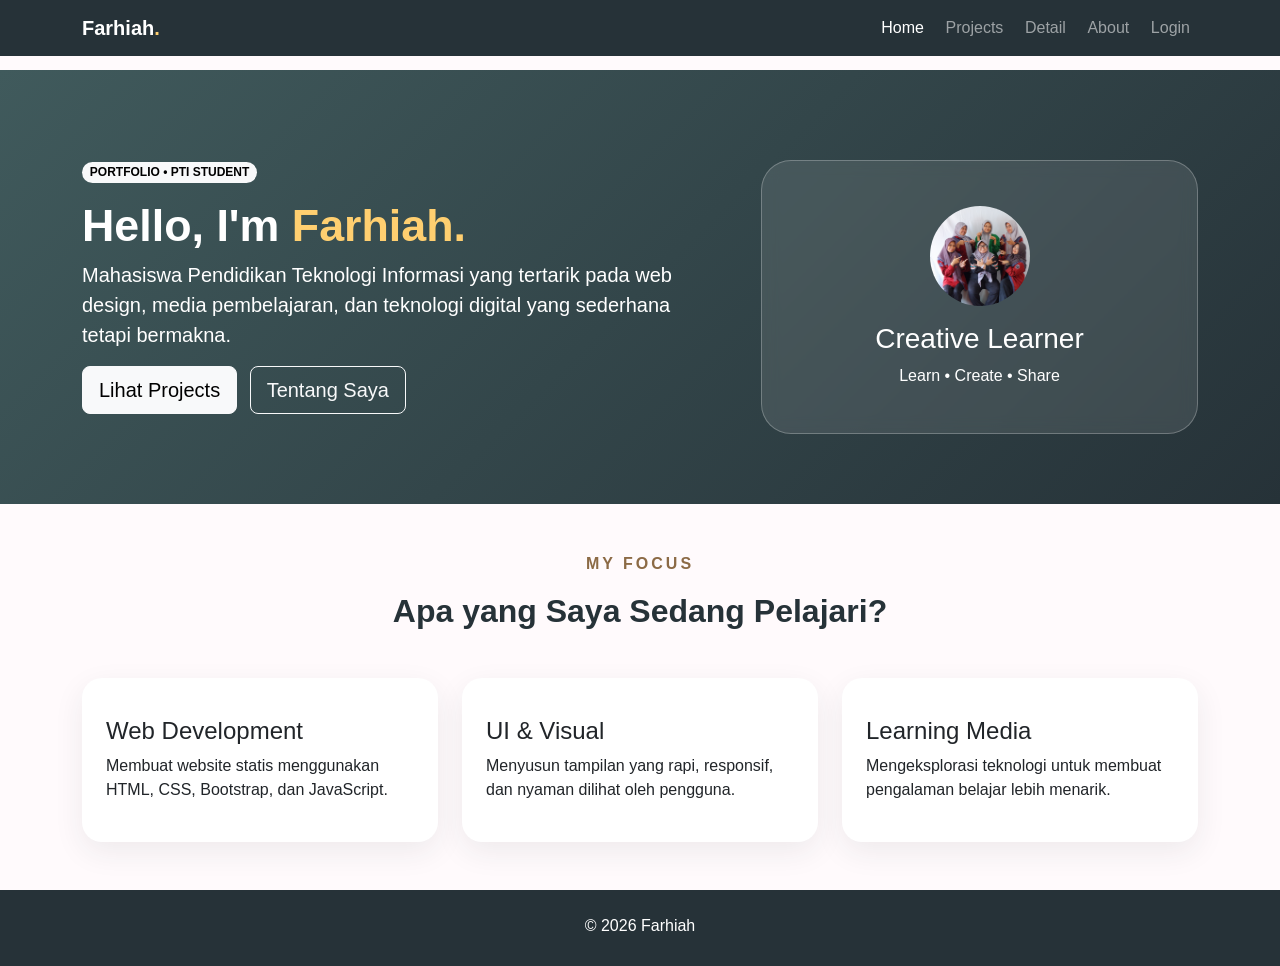
<file: index.html>
<!DOCTYPE html>
<html lang="id">
<head>
  <meta charset="UTF-8">
  <meta name="viewport" content="width=device-width, initial-scale=1">
  <title>Farhiah Portfolio | Home</title>
  <link href="https://cdn.jsdelivr.net/npm/bootstrap@5.3.3/dist/css/bootstrap.min.css" rel="stylesheet">
  <link rel="stylesheet" href="style.css">
</head>
<body>

<nav class="navbar navbar-expand-lg navbar-dark fixed-top">
  <div class="container">
    <a class="navbar-brand fw-bold" href="index.html">Farhiah<span>.</span></a>
    <button class="navbar-toggler" type="button" data-bs-toggle="collapse" data-bs-target="#navbarNav"><span class="navbar-toggler-icon"></span></button>
    <div class="collapse navbar-collapse" id="navbarNav">
      <ul class="navbar-nav ms-auto">
        <li class="nav-item"><a class="nav-link active" href="index.html">Home</a></li>
        <li class="nav-item"><a class="nav-link" href="projects.html">Projects</a></li>
        <li class="nav-item"><a class="nav-link" href="detail.html">Detail</a></li>
        <li class="nav-item"><a class="nav-link" href="about.html">About</a></li>
        <li class="nav-item"><a class="nav-link" href="login.html">Login</a></li>
      </ul>
    </div>
  </div>
</nav>

<header class="hero">
  <div class="container">
    <div class="row align-items-center g-5">
      <div class="col-lg-7">
        <span class="badge rounded-pill text-bg-light mb-3">PORTFOLIO • PTI STUDENT</span>
        <h1 class="display-3 fw-bold">Hello, I'm <span>Farhiah.</span></h1>
        <p class="lead">Mahasiswa Pendidikan Teknologi Informasi yang tertarik pada web design, media pembelajaran, dan teknologi digital yang sederhana tetapi bermakna.</p>
        <a href="projects.html" class="btn btn-light btn-lg me-2">Lihat Projects</a>
        <a href="about.html" class="btn btn-outline-light btn-lg">Tentang Saya</a>
      </div>
      <div class="col-lg-5 text-center">
        <div class="profile-card">
         <img src="gambar/DSCF5751.JPG" alt="Foto Farhiah" class="profile-photo">
          <h3 class="mt-3">Creative Learner</h3>
          <p class="mb-0">Learn • Create • Share</p>
        </div>
      </div>
    </div>
  </div>
</header>

<main>
  <section class="py-5">
    <div class="container">
      <div class="text-center mb-5">
        <p class="section-label">MY FOCUS</p>
        <h2 class="fw-bold">Apa yang Saya Sedang Pelajari?</h2>
      </div>
      <div class="row g-4">
        <div class="col-md-4">
          <div class="card h-100 custom-card">
            <div class="card-body p-4">
              <div class="icon-box"></div>
              <h4>Web Development</h4>
              <p>Membuat website statis menggunakan HTML, CSS, Bootstrap, dan JavaScript.</p>
            </div>
          </div>
        </div>
        <div class="col-md-4">
          <div class="card h-100 custom-card">
            <div class="card-body p-4">
              <div class="icon-box"></div>
              <h4>UI & Visual</h4>
              <p>Menyusun tampilan yang rapi, responsif, dan nyaman dilihat oleh pengguna.</p>
            </div>
          </div>
        </div>
        <div class="col-md-4">
          <div class="card h-100 custom-card">
            <div class="card-body p-4">
              <div class="icon-box"></div>
              <h4>Learning Media</h4>
              <p>Mengeksplorasi teknologi untuk membuat pengalaman belajar lebih menarik.</p>
            </div>
          </div>
        </div>
      </div>
    </div>
  </section>
</main>

<footer class="footer py-4">
  <div class="container text-center">
    <p class="mb-1">© 2026 Farhiah</p>
  </div>
</footer>

<script src="https://cdn.jsdelivr.net/npm/bootstrap@5.3.3/dist/js/bootstrap.bundle.min.js"></script>
</body>
</html>
</file>
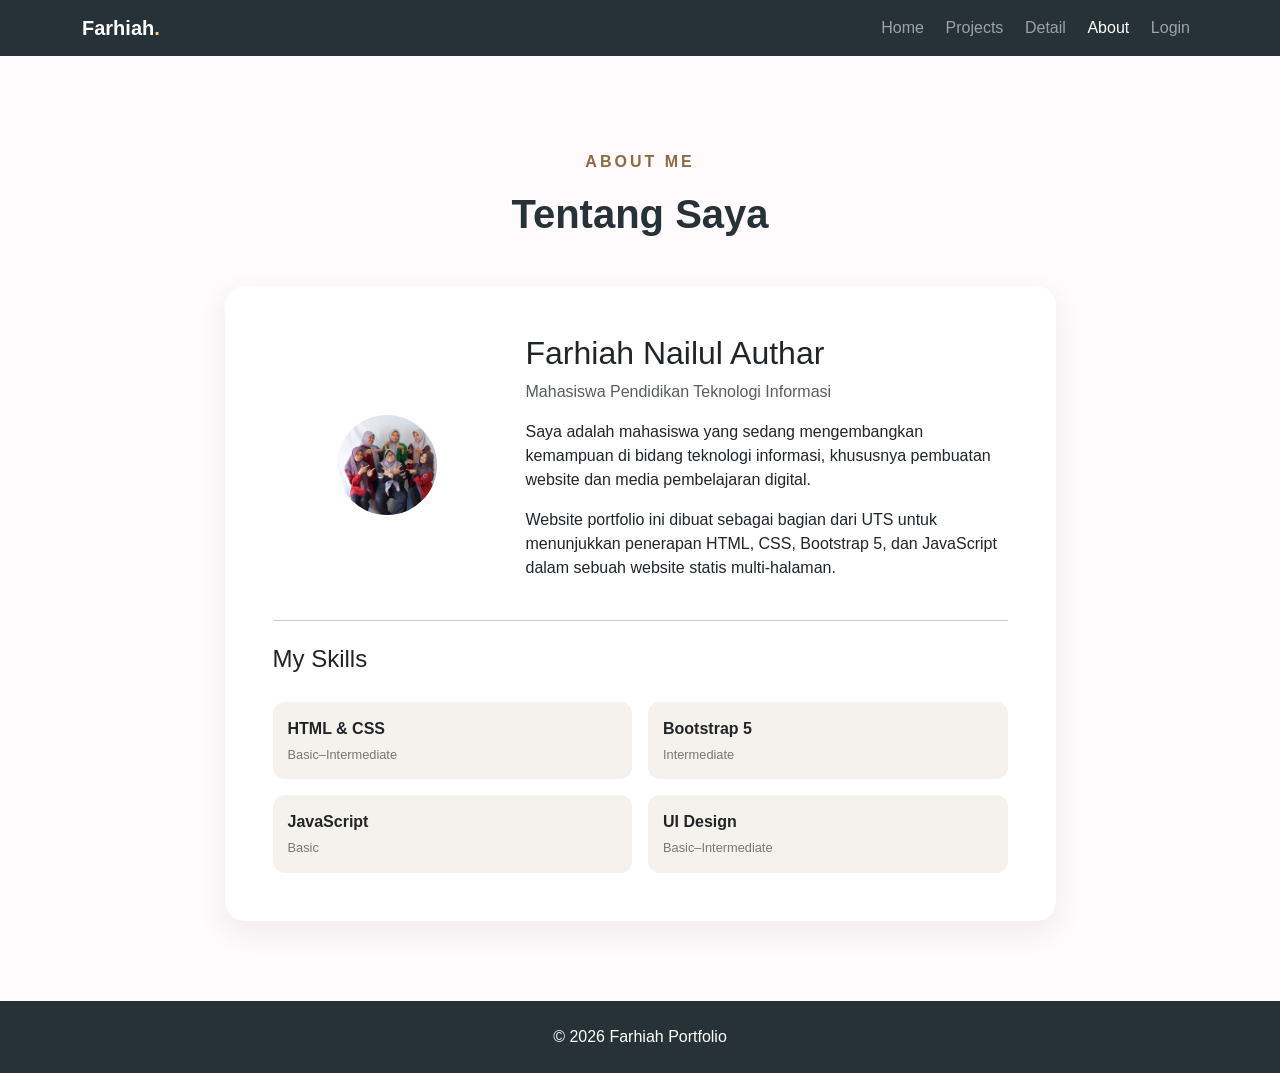
<file: about.html>
<!DOCTYPE html>
<html lang="id">
<head>
  <meta charset="UTF-8">
  <meta name="viewport" content="width=device-width, initial-scale=1">
  <title>Farhiah Portfolio | About</title>
  <link href="https://cdn.jsdelivr.net/npm/bootstrap@5.3.3/dist/css/bootstrap.min.css" rel="stylesheet">
  <link rel="stylesheet" href="style.css">
</head>
<body>

<nav class="navbar navbar-expand-lg navbar-dark fixed-top">
  <div class="container">
    <a class="navbar-brand fw-bold" href="index.html">Farhiah<span>.</span></a>
    <button class="navbar-toggler" type="button" data-bs-toggle="collapse" data-bs-target="#navbarNav"><span class="navbar-toggler-icon"></span></button>
    <div class="collapse navbar-collapse" id="navbarNav">
      <ul class="navbar-nav ms-auto">
        <li class="nav-item"><a class="nav-link" href="index.html">Home</a></li>
        <li class="nav-item"><a class="nav-link" href="projects.html">Projects</a></li>
        <li class="nav-item"><a class="nav-link" href="detail.html">Detail</a></li>
        <li class="nav-item"><a class="nav-link active" href="about.html">About</a></li>
        <li class="nav-item"><a class="nav-link" href="login.html">Login</a></li>
      </ul>
    </div>
  </div>
</nav>

<main class="page-section">
  <div class="container">
    <div class="row justify-content-center">
      <div class="col-lg-9">
        <div class="text-center mb-5">
          <p class="section-label">ABOUT ME</p>
          <h1 class="fw-bold">Tentang Saya</h1>
        </div>

        <div class="card custom-card p-4 p-lg-5">
          <div class="row align-items-center g-4">
            <div class="col-md-4 text-center">
              <img src="gambar/DSCF5751.JPG" alt="Foto Farhiah" class="about-photo">
            </div>

            <div class="col-md-8">
              <h2>Farhiah Nailul Authar</h2>
              <p class="text-muted">Mahasiswa Pendidikan Teknologi Informasi</p>
              <p>Saya adalah mahasiswa yang sedang mengembangkan kemampuan di bidang teknologi informasi, khususnya pembuatan website dan media pembelajaran digital.</p>
              <p>Website portfolio ini dibuat sebagai bagian dari UTS untuk menunjukkan penerapan HTML, CSS, Bootstrap 5, dan JavaScript dalam sebuah website statis multi-halaman.</p>
            </div>
          </div>

          <hr class="my-4">
          <h4>My Skills</h4>

          <div class="row g-3 mt-1">
            <div class="col-sm-6"><div class="skill">HTML & CSS <span>Basic–Intermediate</span></div></div>
            <div class="col-sm-6"><div class="skill">Bootstrap 5 <span>Intermediate</span></div></div>
            <div class="col-sm-6"><div class="skill">JavaScript <span>Basic</span></div></div>
            <div class="col-sm-6"><div class="skill">UI Design <span>Basic–Intermediate</span></div></div>
          </div>
        </div>
      </div>
    </div>
  </div>
</main>

<footer class="footer py-4">
  <div class="container text-center">
    <p class="mb-0">© 2026 Farhiah Portfolio</p>
  </div>
</footer>

<script src="https://cdn.jsdelivr.net/npm/bootstrap@5.3.3/dist/js/bootstrap.bundle.min.js"></script>
</body>
</html>
</file>
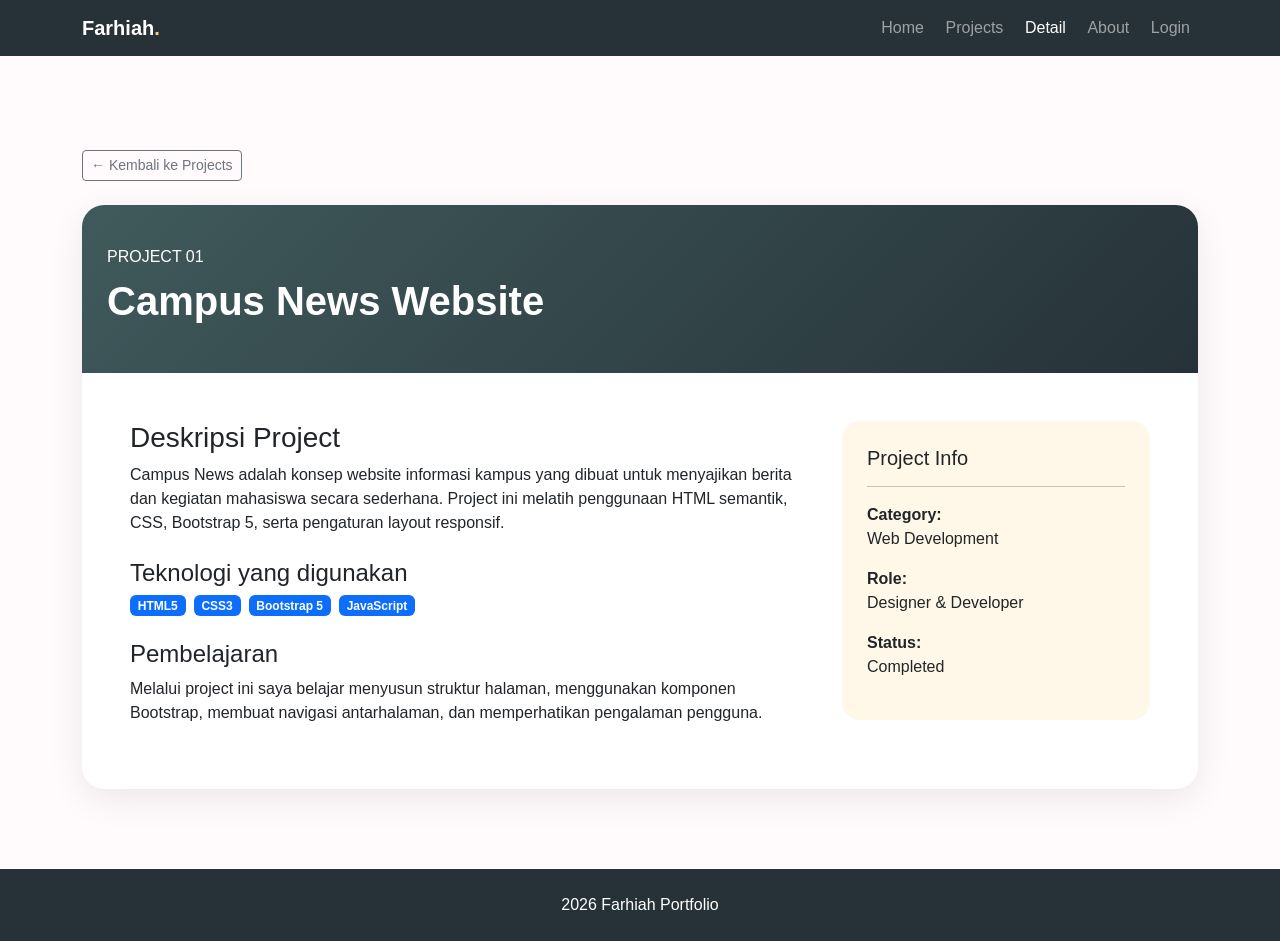
<file: detail.html>
<!DOCTYPE html>
<html lang="id">
<head>
  <meta charset="UTF-8">
  <meta name="viewport" content="width=device-width, initial-scale=1">
  <title>Farhiah Portfolio | Detail Project</title>
  <link href="https://cdn.jsdelivr.net/npm/bootstrap@5.3.3/dist/css/bootstrap.min.css" rel="stylesheet">
  <link rel="stylesheet" href="style.css">
</head>
<body>

<nav class="navbar navbar-expand-lg navbar-dark fixed-top">
  <div class="container">
    <a class="navbar-brand fw-bold" href="index.html">Farhiah<span>.</span></a>
    <button class="navbar-toggler" type="button" data-bs-toggle="collapse" data-bs-target="#navbarNav"><span class="navbar-toggler-icon"></span></button>
    <div class="collapse navbar-collapse" id="navbarNav">
      <ul class="navbar-nav ms-auto">
        <li class="nav-item"><a class="nav-link" href="index.html">Home</a></li>
        <li class="nav-item"><a class="nav-link" href="projects.html">Projects</a></li>
        <li class="nav-item"><a class="nav-link active" href="detail.html">Detail</a></li>
        <li class="nav-item"><a class="nav-link" href="about.html">About</a></li>
        <li class="nav-item"><a class="nav-link" href="login.html">Login</a></li>
      </ul>
    </div>
  </div>
</nav>

<main class="page-section">
  <div class="container">
    <a href="projects.html" class="btn btn-sm btn-outline-secondary mb-4">← Kembali ke Projects</a>

    <div class="card detail-card overflow-hidden">
      <div class="detail-banner">
        <span>PROJECT 01</span>
        <h1 class="fw-bold mt-2">Campus News Website</h1>
      </div>

      <div class="card-body p-4 p-lg-5">
        <div class="row g-5">
          <div class="col-lg-8">
            <h3>Deskripsi Project</h3>
            <p>Campus News adalah konsep website informasi kampus yang dibuat untuk menyajikan berita dan kegiatan mahasiswa secara sederhana. Project ini melatih penggunaan HTML semantik, CSS, Bootstrap 5, serta pengaturan layout responsif.</p>

            <h4 class="mt-4">Teknologi yang digunakan</h4>
            <div class="d-flex flex-wrap gap-2">
              <span class="badge text-bg-primary">HTML5</span>
              <span class="badge text-bg-primary">CSS3</span>
              <span class="badge text-bg-primary">Bootstrap 5</span>
              <span class="badge text-bg-primary">JavaScript</span>
            </div>

            <h4 class="mt-4">Pembelajaran</h4>
            <p>Melalui project ini saya belajar menyusun struktur halaman, menggunakan komponen Bootstrap, membuat navigasi antarhalaman, dan memperhatikan pengalaman pengguna.</p>
          </div>

          <div class="col-lg-4">
            <div class="info-box">
              <h5>Project Info</h5>
              <hr>
              <p><strong>Category:</strong><br>Web Development</p>
              <p><strong>Role:</strong><br>Designer & Developer</p>
              <p><strong>Status:</strong><br>Completed</p>
            </div>
          </div>
        </div>
      </div>
    </div>
  </div>
</main>

<footer class="footer py-4">
  <div class="container text-center">
    <p class="mb-0"> 2026 Farhiah Portfolio</p>
  </div>
</footer>

<script src="https://cdn.jsdelivr.net/npm/bootstrap@5.3.3/dist/js/bootstrap.bundle.min.js"></script>
</body>
</html>
</file>
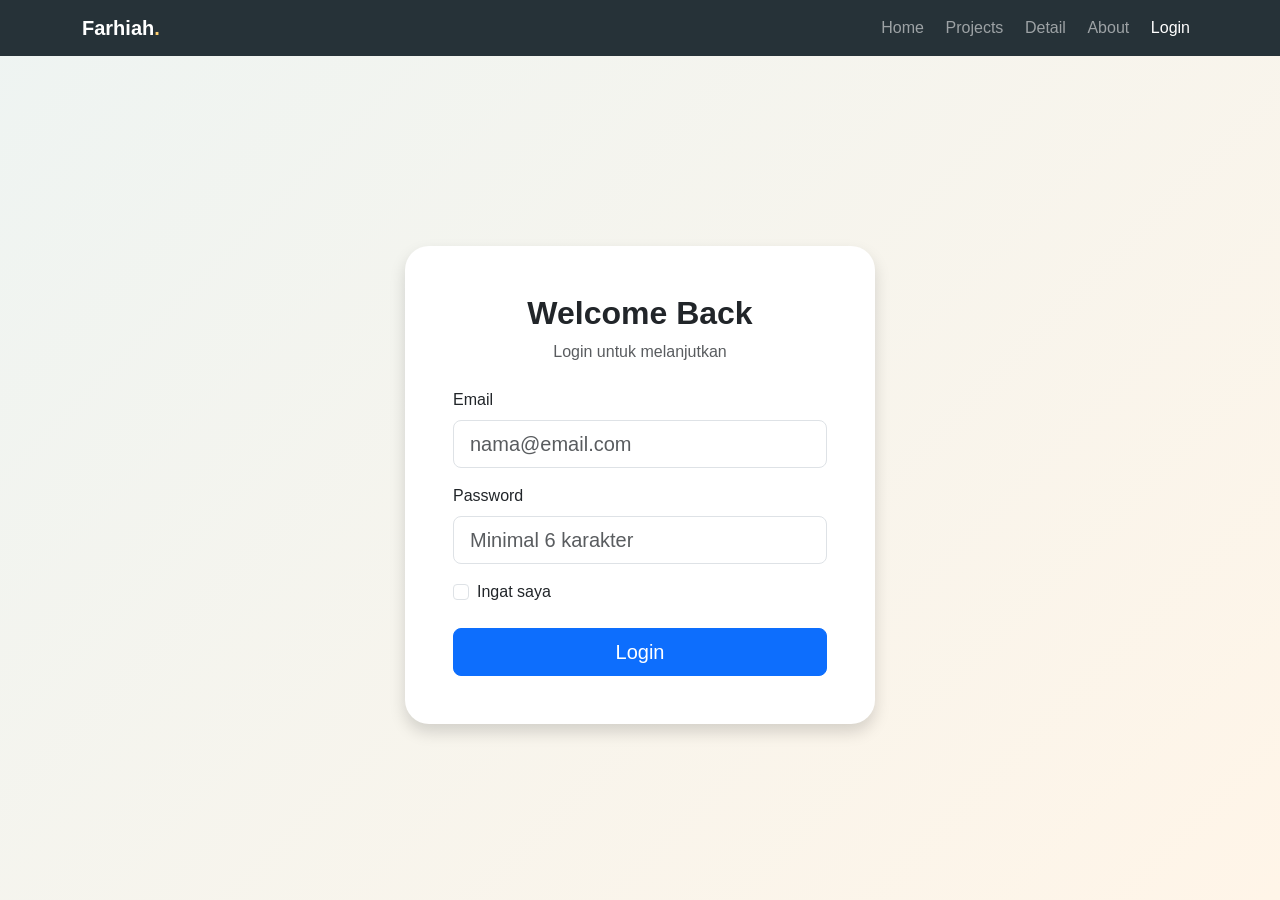
<file: login.html>
<!DOCTYPE html>
<html lang="id">
<head>
  <meta charset="UTF-8">
  <meta name="viewport" content="width=device-width, initial-scale=1">
  <title>Farhiah Portfolio | Login</title>
  <link href="https://cdn.jsdelivr.net/npm/bootstrap@5.3.3/dist/css/bootstrap.min.css" rel="stylesheet">
  <link rel="stylesheet" href="style.css">
</head>
<body class="login-page">

<nav class="navbar navbar-expand-lg navbar-dark fixed-top">
  <div class="container">
    <a class="navbar-brand fw-bold" href="index.html">Farhiah<span>.</span></a>
    <button class="navbar-toggler" type="button" data-bs-toggle="collapse" data-bs-target="#navbarNav"><span class="navbar-toggler-icon"></span></button>
    <div class="collapse navbar-collapse" id="navbarNav">
      <ul class="navbar-nav ms-auto">
        <li class="nav-item"><a class="nav-link" href="index.html">Home</a></li>
        <li class="nav-item"><a class="nav-link" href="projects.html">Projects</a></li>
        <li class="nav-item"><a class="nav-link" href="detail.html">Detail</a></li>
        <li class="nav-item"><a class="nav-link" href="about.html">About</a></li>
        <li class="nav-item"><a class="nav-link active" href="login.html">Login</a></li>
      </ul>
    </div>
  </div>
</nav>

<main class="login-wrap">
  <div class="card login-card shadow">
    <div class="card-body p-4 p-md-5">
      <div class="text-center mb-4">
        <h2 class="fw-bold">Welcome Back</h2>
        <p class="text-muted">Login untuk melanjutkan</p>
      </div>

      <div id="loginAlert"></div>

      <form id="loginForm" novalidate>
        <div class="mb-3">
          <label for="email" class="form-label">Email</label>
          <input type="email" class="form-control form-control-lg" id="email" placeholder="nama@email.com">
          <div class="invalid-feedback">Masukkan email yang valid.</div>
        </div>

        <div class="mb-3">
          <label for="password" class="form-label">Password</label>
          <input type="password" class="form-control form-control-lg" id="password" placeholder="Minimal 6 karakter">
          <div class="invalid-feedback">Password minimal 6 karakter.</div>
        </div>

        <div class="form-check mb-4">
          <input class="form-check-input" type="checkbox" id="remember">
          <label class="form-check-label" for="remember">Ingat saya</label>
        </div>

        <button type="submit" class="btn btn-primary btn-lg w-100">Login</button>
      </form>
    </div>
  </div>
</main>

<script src="https://cdn.jsdelivr.net/npm/bootstrap@5.3.3/dist/js/bootstrap.bundle.min.js"></script>
<script src="script.js"></script>
</body>
</html>
</file>
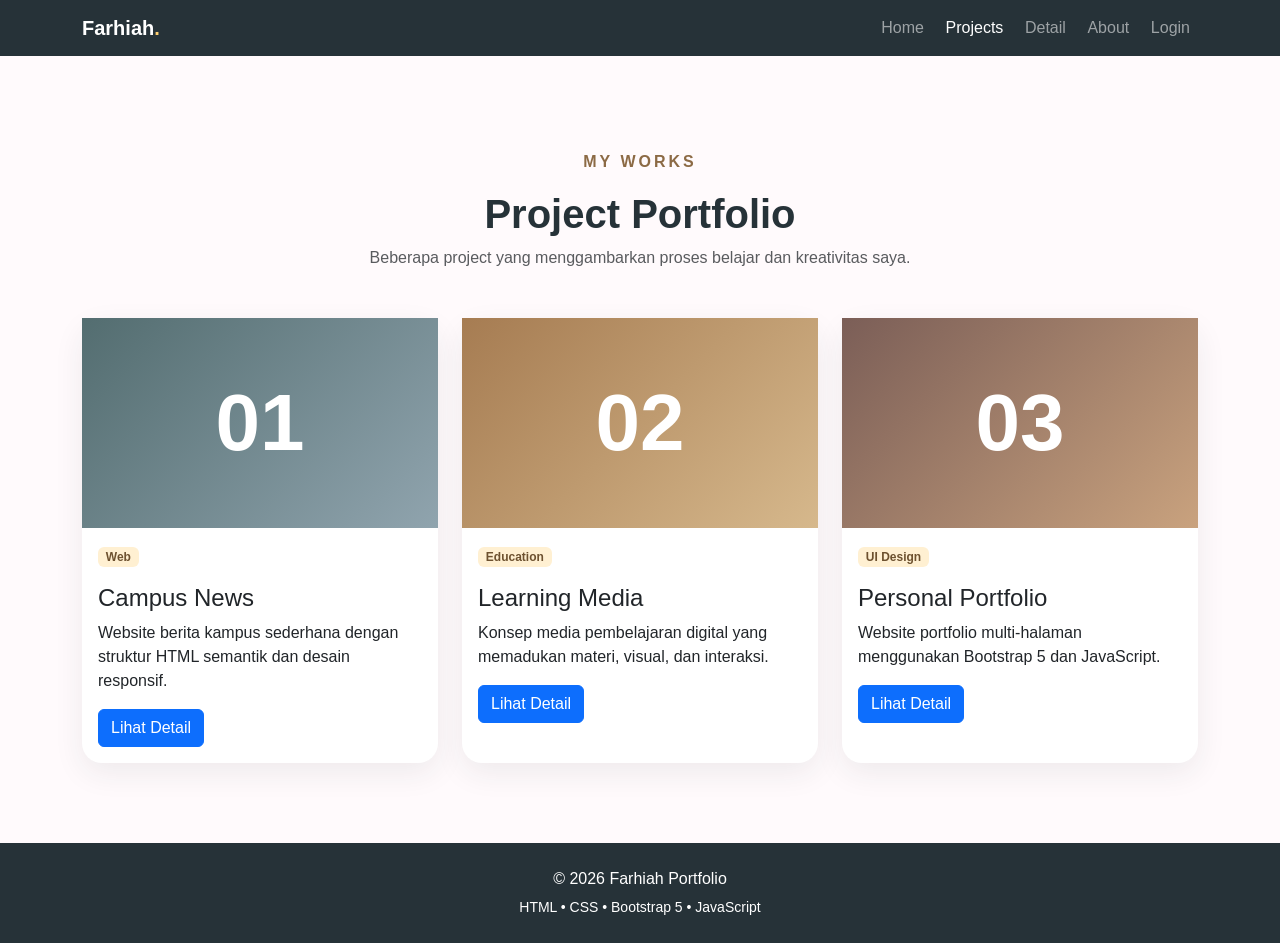
<file: projects.html>
<!DOCTYPE html>
<html lang="id">
<head>
  <meta charset="UTF-8">
  <meta name="viewport" content="width=device-width, initial-scale=1">
  <title>Farhiah Portfolio | Projects</title>
  <link href="https://cdn.jsdelivr.net/npm/bootstrap@5.3.3/dist/css/bootstrap.min.css" rel="stylesheet">
  <link rel="stylesheet" href="style.css">
</head>
<body>

<nav class="navbar navbar-expand-lg navbar-dark fixed-top">
  <div class="container">
    <a class="navbar-brand fw-bold" href="index.html">Farhiah<span>.</span></a>
    <button class="navbar-toggler" type="button" data-bs-toggle="collapse" data-bs-target="#navbarNav"><span class="navbar-toggler-icon"></span></button>
    <div class="collapse navbar-collapse" id="navbarNav">
      <ul class="navbar-nav ms-auto">
        <li class="nav-item"><a class="nav-link" href="index.html">Home</a></li>
        <li class="nav-item"><a class="nav-link active" href="projects.html">Projects</a></li>
        <li class="nav-item"><a class="nav-link" href="detail.html">Detail</a></li>
        <li class="nav-item"><a class="nav-link" href="about.html">About</a></li>
        <li class="nav-item"><a class="nav-link" href="login.html">Login</a></li>
      </ul>
    </div>
  </div>
</nav>

<main class="page-section">
  <div class="container">
    <div class="text-center mb-5">
      <p class="section-label">MY WORKS</p>
      <h1 class="fw-bold">Project Portfolio</h1>
      <p class="text-muted">Beberapa project yang menggambarkan proses belajar dan kreativitas saya.</p>
    </div>

    <div class="row g-4">
      <div class="col-md-6 col-lg-4">
        <div class="card h-100 custom-card project-card">
          <div class="project-img project-one">01</div>
          <div class="card-body">
            <span class="badge badge-soft">Web</span>
            <h4 class="mt-3">Campus News</h4>
            <p>Website berita kampus sederhana dengan struktur HTML semantik dan desain responsif.</p>
            <a href="detail.html" class="btn btn-primary">Lihat Detail</a>
          </div>
        </div>
      </div>

      <div class="col-md-6 col-lg-4">
        <div class="card h-100 custom-card project-card">
          <div class="project-img project-two">02</div>
          <div class="card-body">
            <span class="badge badge-soft">Education</span>
            <h4 class="mt-3">Learning Media</h4>
            <p>Konsep media pembelajaran digital yang memadukan materi, visual, dan interaksi.</p>
            <a href="detail.html" class="btn btn-primary">Lihat Detail</a>
          </div>
        </div>
      </div>

      <div class="col-md-6 col-lg-4">
        <div class="card h-100 custom-card project-card">
          <div class="project-img project-three">03</div>
          <div class="card-body">
            <span class="badge badge-soft">UI Design</span>
            <h4 class="mt-3">Personal Portfolio</h4>
            <p>Website portfolio multi-halaman menggunakan Bootstrap 5 dan JavaScript.</p>
            <a href="detail.html" class="btn btn-primary">Lihat Detail</a>
          </div>
        </div>
      </div>
    </div>
  </div>
</main>

<footer class="footer py-4">
  <div class="container text-center">
    <p class="mb-1">© 2026 Farhiah Portfolio</p>
    <small>HTML • CSS • Bootstrap 5 • JavaScript</small>
  </div>
</footer>

<script src="https://cdn.jsdelivr.net/npm/bootstrap@5.3.3/dist/js/bootstrap.bundle.min.js"></script>
</body>
</html>
</file>
<file: style.css>
body {
    font-family:Arial,Helvetica,sans-serif;
    color:#263238;
    background:#fffafc;
    padding-top:70px;
}

.navbar {
    background:#263238;
}

.navbar-brand span,.hero span {
    color:#ffcf70;
}

.nav-link {
    margin-left:.35rem;
}

.hero {
    min-height:620px;
    display:flex;
    align-items:center;
    background:linear-gradient(135deg,#405a5c,#263238);
    color:white;
    padding:80px 0;
}

.hero h1 span {
    color:#ffcf70;
}

.profile-card {
    background:rgba(255,255,255,.1);
    border:1px solid rgba(255,255,255,.25);
    border-radius:30px;
    padding:45px 25px;
    backdrop-filter:blur(8px);
}

.profile-photo,
.about-photo {
  width: 100px;
  height: 100px;
  object-fit: cover;
  border-radius: 50%;
  display: block;
  margin: auto;
}

.section-label {
    letter-spacing:3px;
    font-weight:bold;
    color:#8c6a45;
}

.custom-card {
    border:0;
    border-radius:20px;
    box-shadow:0 10px 30px rgba(38,50,56,.08);
    transition:.25s;
}

.custom-card:hover {
    transform:translateY(-5px);
}

.icon-box {
    font-size:2.5rem;
    margin-bottom:15px;
}

.page-section {
    min-height:calc(100vh - 140px);
    padding:80px 0;
}

.project-img {
    height:210px;
    display:flex;
    align-items:center;
    justify-content:center;
    font-size:5rem;
    font-weight:bold;
    color:white;
}

.project-one {
    background:linear-gradient(135deg,#536d70,#90a4ae);
}

.project-two {
    background:linear-gradient(135deg,#a67c52,#d6b88c);
}

.project-three {
    background:linear-gradient(135deg,#7b5e57,#c9a27e);
}

.badge-soft {
    background:#fff0d2;
    color:#6d512f;
}

.detail-card {
    border:0;
    border-radius:22px;
    box-shadow:0 10px 35px rgba(0,0,0,.08);
}

.detail-banner {
    background:linear-gradient(135deg,#405a5c,#263238);
    color:white;
    padding:60px;
}

.info-box {
    background:#fff8e8;
    border-radius:18px;
    padding:25px;
}

.skill {
    background:#f5f1ed;
    border-radius:12px;
    padding:15px;
    font-weight:bold;
}

.skill span {
    display:block;
    font-size:.8rem;
    color:#777;
    font-weight:normal;
    margin-top:4px;
}

.footer {
    background:#263238;
    color:#fff;
}

.login-page {
    min-height:100vh;
    background:linear-gradient(135deg,#eef4f2,#fff5e8);
}

.login-wrap {
    min-height:calc(100vh - 70px);
    display:flex;
    align-items:center;
    justify-content:center;
    padding:40px 15px;
}

.login-card {
    width:100%;
    max-width:470px;
    border:0;
    border-radius:24px;
}

.login-icon {
    font-size:3rem;
    margin-bottom:10px;
}

.hero {
    min-height:auto;
    padding:70px 0;
}

.hero h1 {
    font-size:2.8rem;
}

.profile-card {
    margin-top:20px;
}

.detail-banner {
    padding:40px 25px;
}
</file>
